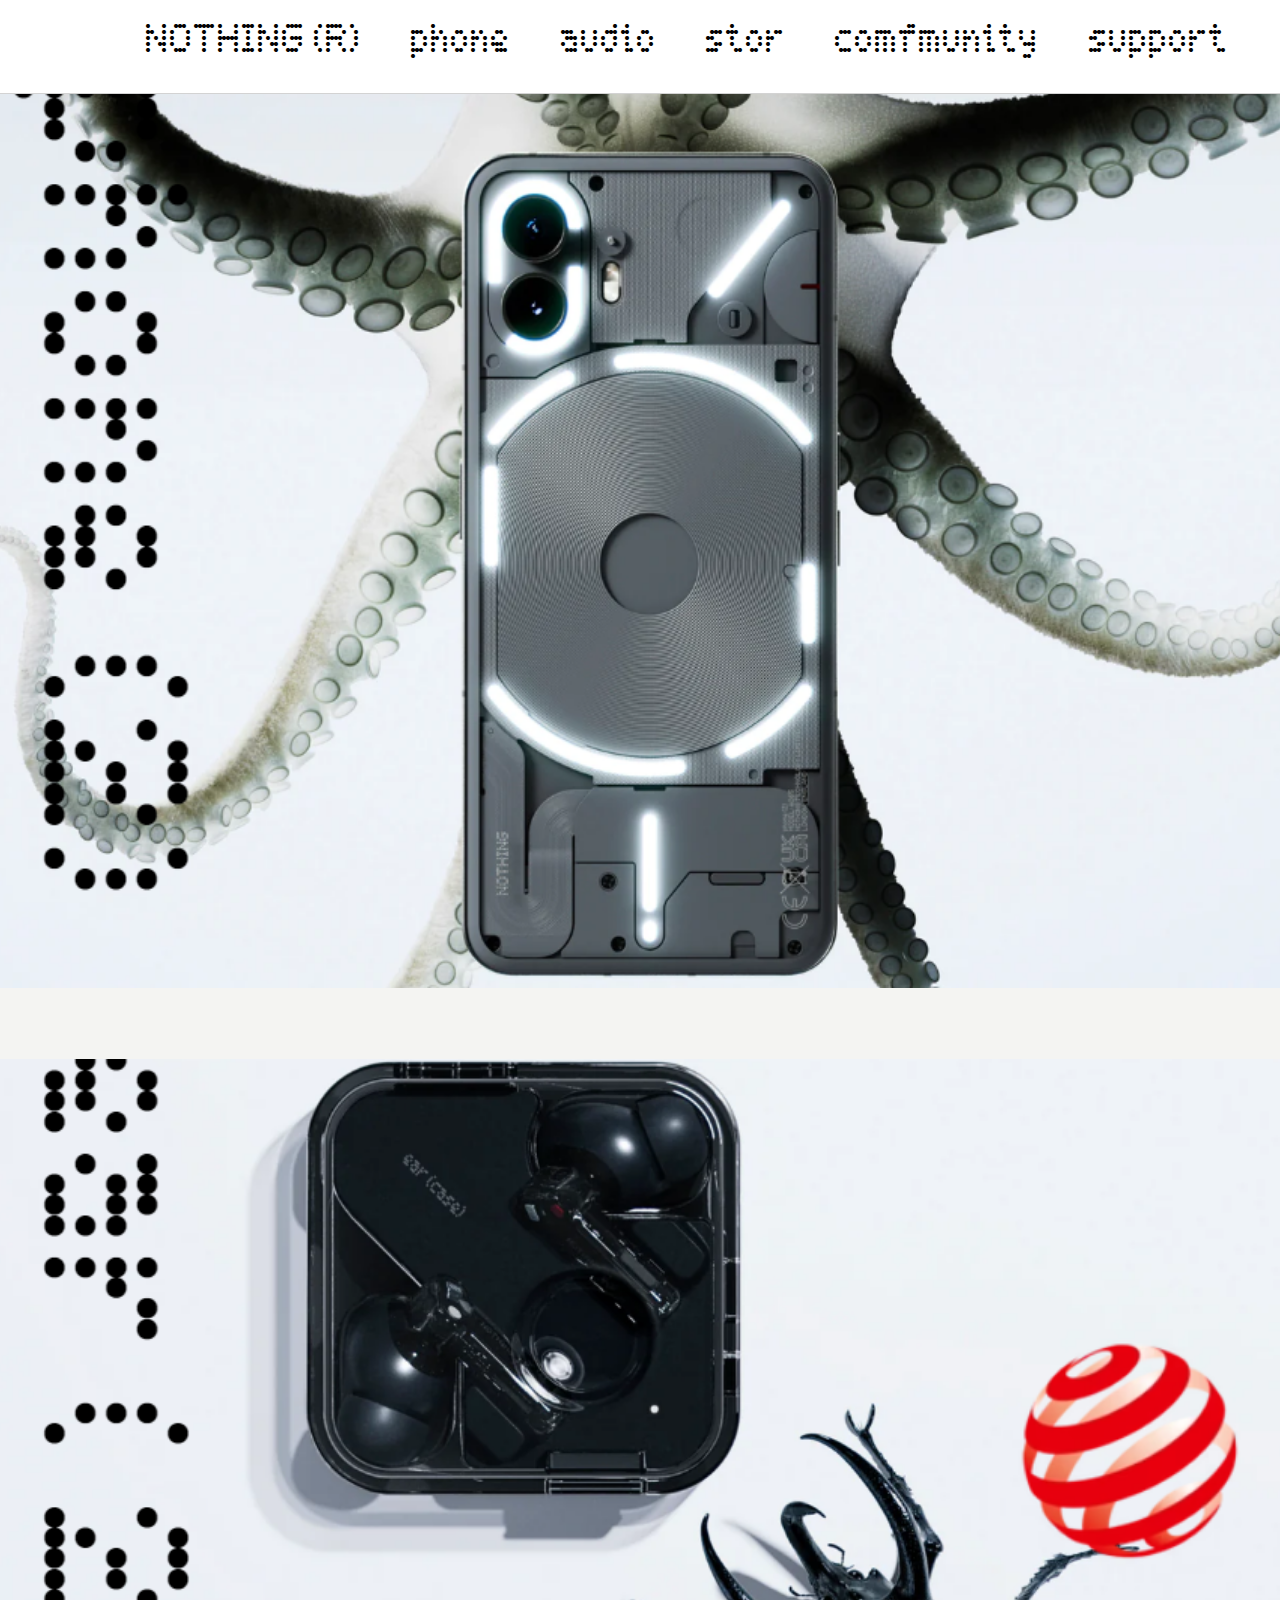
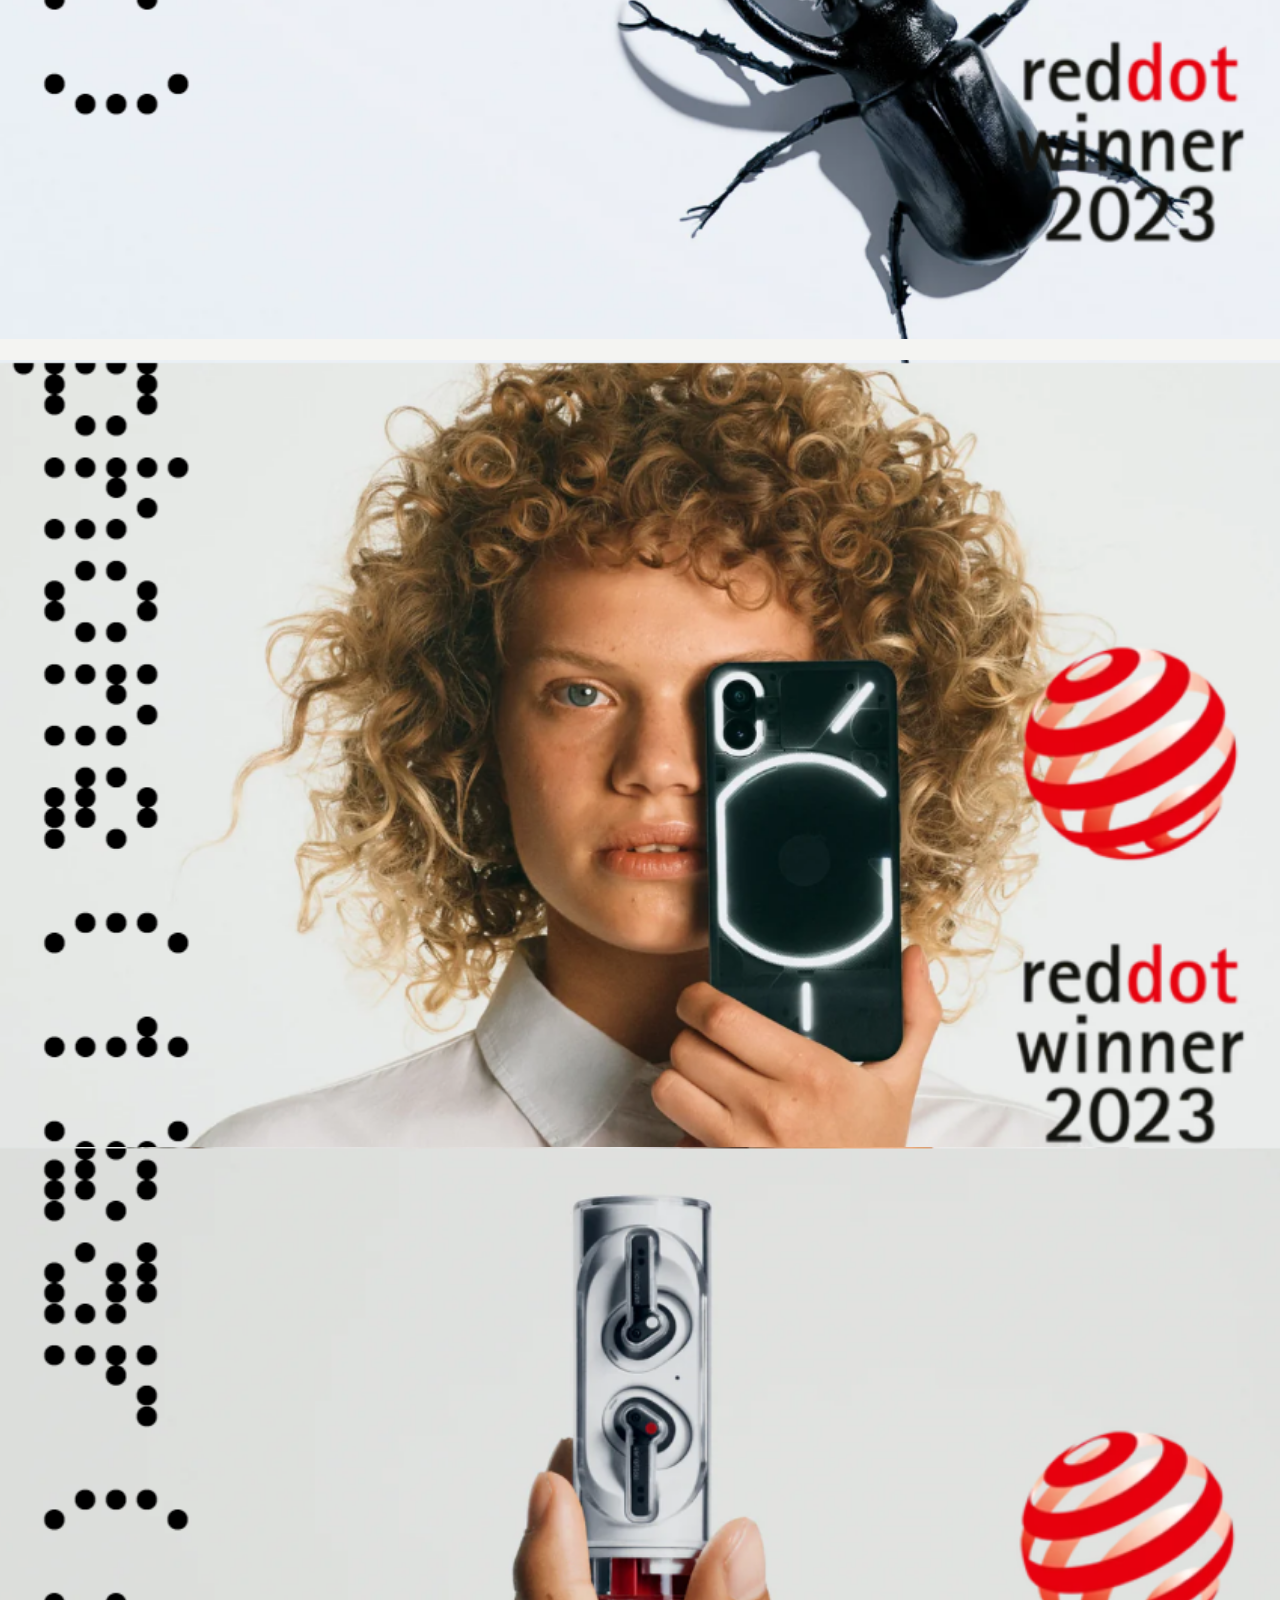
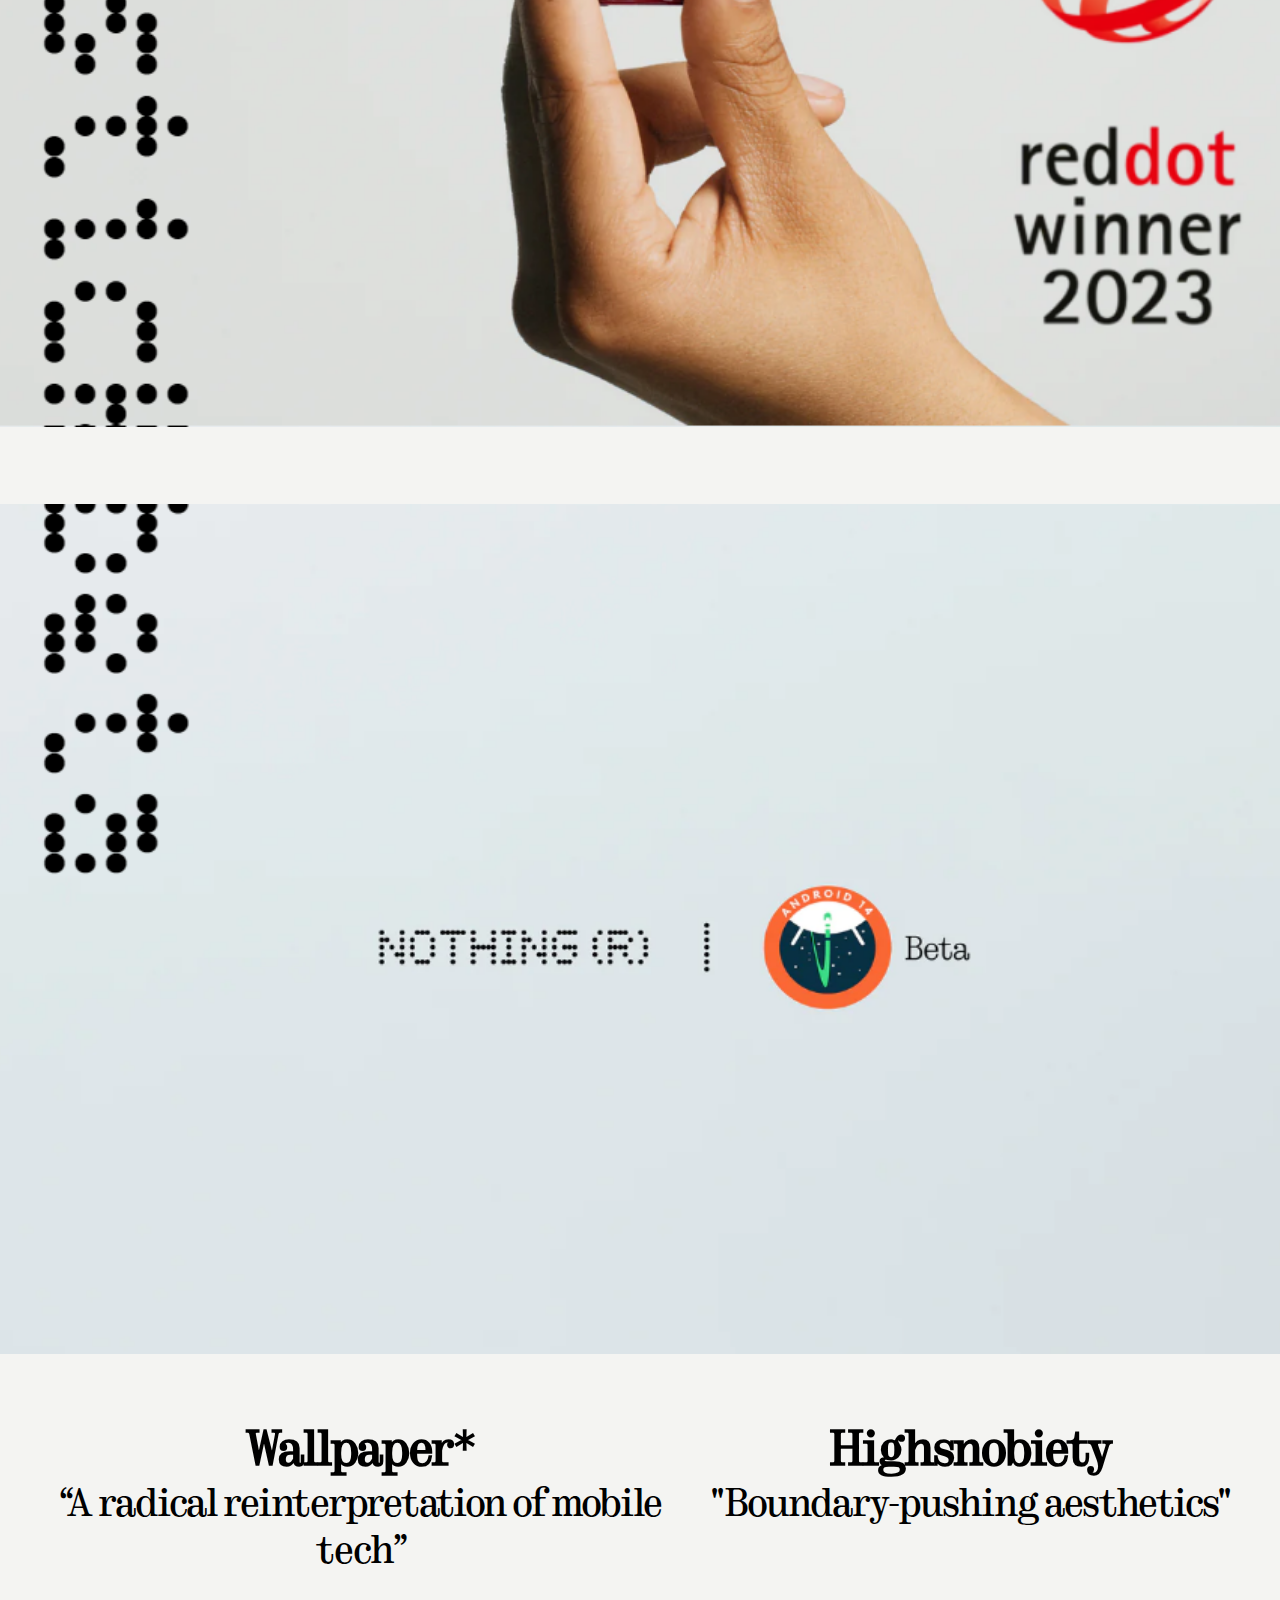
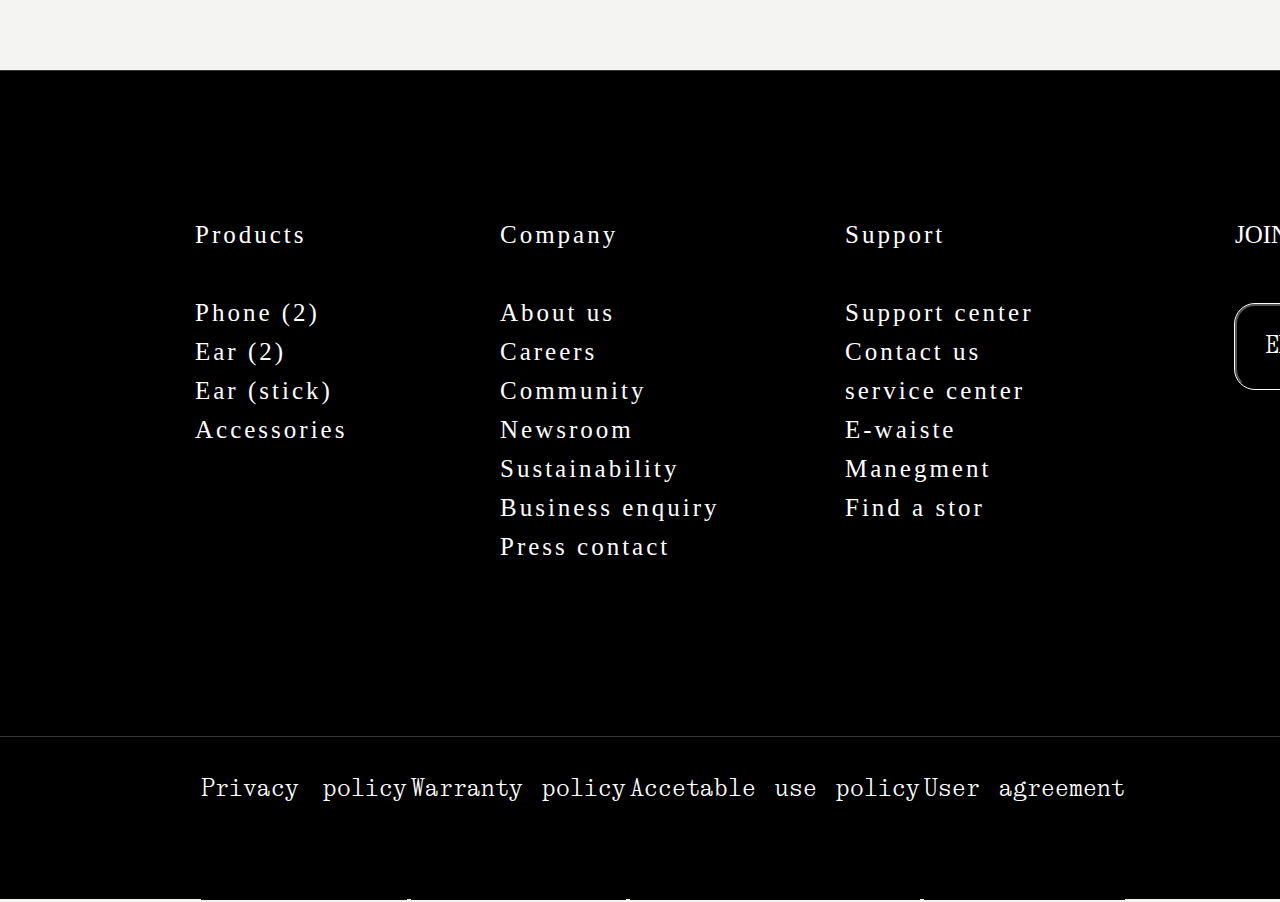
<file: index.html>
<!DOCTYPE html>
<html>
    <head>
        <link rel="icon" href="[data-uri]">
        <title>
            Nothing (india)
        </title>
        <link rel="stylesheet" href="nothingcss.css" />
        <link rel="stylesheet" href="https://cdnjs.cloudflare.com/ajax/libs/font-awesome/6.4.2/css/all.min.css" integrity="sha512-z3gLpd7yknf1YoNbCzqRKc4qyor8gaKU1qmn+CShxbuBusANI9QpRohGBreCFkKxLhei6S9CQXFEbbKuqLg0DA==" crossorigin="anonymous" referrerpolicy="no-referrer" />
        
    </head>
    <body id="body">
       <div width="2000px" > 
        <div class="firstbox">
            <div class="menu">
                <ul>
                    <li class="mli">NOTHING (R)</li>
                    <li class="mli">phone</li>
                    <li class="mli">audio</li>
                    <li class="mli">stor</li>
                    <li class="mli">comfmunity</li>
                    <li class="mli">support</li>
                    <li><div class="icon">
                        <i style="background-color: white;" class="fa-regular fa-user"></i>
                    </div>
                </ul>
            </div>
            
        </div>
        <img id="img1" src="image/n1.jpg.png" width="1351px" height="900px">
        <div id="div1">
            <p class="phonehead">Phone(2)</p>
            <br>
            <p class="ph2p">A new era. Where iconic design meets premium performance. </p>
            <br>
            <br>
            <p class="ph2p">Come to the bright side.</p>
            <br>
            <br>
            <button class="button">SHOP ON FLIPKART</button>
            <br>
            <br>
            <br>
            <a class="view">( view models  )</a>
        </div>
        <img id="img2" src="image/n2.jpg.png" width="1351px" height="880px">
        <div id="div2">
            <p class="phonehead">Ear(2)Black</p>
            <br>
            <p class="ph2p">Dark and mighty</p>
            <br>
            <p class="ph2p">Just as powerful.&nbspHi-Res Audio Certified for studio-quality sound, anywhere. With next-level Active Noise Cancellation.</p>
            <br>
            <br>
            <button class="button">PRE-ORDER</button>
            <br>
            <br>
            <br>
            <br>
            <a class="view">( learn more on Flipkart  )</a>        
        </div>
        <img id="img3" src="image/n3.jpg.png" width="1351px" height="880px">
        <div id="div3">
            <p class="ph2p">Introducing.,&nbsp;&nbsp;Pure instinct.</p>
            <br><br>
            <p class="phonehead">Phone(1)</p>
            <br><br>
            <p class="ph2p">Designed with instinct, to bring joy back to the everyday. Through the Glyph Interface, a perfected OS and exceptional dual camera. All startlingly fast.</p>
            <br><br>
            <button class="button">BUY NOW ON FLIPKART</button>
            <br>
            <br>
            <br>
            <a class="view">( learn more  )</a>        
        </div>
        <img id="img4" src="image/n4.jpg.png" width="1351px" height="880px">
        <div id="div4">
            <p class="ph2p">Sublime.</p>
            <br><br>
            <p class="phonehead">Ear(stick)</p>
            <br><br>
            <p class="ph2p">Tech you can’t feel. Leaving just space for sound to come to life. Powered by custom sound technology. Beautifully authentic, at any frequency.</p>
            <br>
            <p class="view1"><a>Learn more</a></p>
            <br><br>
            <p class="view">( Shop On Flipkart)&nbsp;&nbsp;&nbsp;(Shop On Myntra)</p>    

        </div>
        <img id="img5" src="image/n5.jpg.png" width="1351px" height="850px">
        <div id="div5">
            <p class="ph2p">First.</p>
            <br>
            <br>
            <br>
            <p class="phonehead1">Android 14 Beta 3</p>
            <br><br><br>
            <p class="ph2p">We're giving Phone (1) users access to Android 14 Beta 3 as part of the Developer Preview Program. Follow the link below to be one of the first to experience the latest updates.</p>
            <br>
            <br>
            <button class="button">GET STARTED</button>
        </div>
        <div id="groupbox">
            <div id="box1">
                <p class="b1"><strong>Wallpaper*</strong></p>
                <p class="b2">“A radical reinterpretation of mobile</p>
                <p class="b2">tech”</p>
            </div>
            <div id="box2">
                <p class="b1"><strong>Highsnobiety</strong></p>
                <p class="b2">"Boundary-pushing aesthetics"</p>
            </div>
            <div id="box3">
                <p class="b1"><strong>GQ</strong></p>
                <p class="b2">“The most hyped tech company in</p>
                <p class="b2">years”</p>
                
            </div>
        </div>
        <div id="last1">
            <div class="table1">
                <p class="table1text">Products</p>
                <br>
                <p class="table1text" >Phone (2)</p>
                <p  class="table1text">Ear (2)</p>
                <p class="table1text" >Ear (stick)</p>
                <p class="table1text" >Accessories</p>
            </div>
            <div class="table2">
                <p class="table1text" >Company</p>
                <br>
                <p  class="table1text">About us</p>
                <p class="table1text" >Careers</p>
                <p class="table1text" >Community</p>
                <p class="table1text" >Newsroom</p>
                <p class="table1text" >Sustainability</p>
                <p class="table1text" >Business enquiry</p>
                <p class="table1text" >Press contact</p>
            </div>
            <div class="table3">
                <p  class="table1text">Support</p>
                <br>
                <p  class="table1text">Support center</p>
                <p class="table1text" >Contact us</p>
                <p class="table1text" >service center</p>
                <p class="table1text" >E-waiste</p>
                <p class="table1text" >Manegment</p>
                <p class="table1text" >Find a stor</p>
            </div>
            <div class="table4">
                <p class="table1text">JOIN OUR MAILING LIST</p>
                <button class="button1">&nbsp;&nbsp;EMAIL ADDRESS</button>
                <p id="great"><i style="background-color: black;" class="fa-solid fa-greater-than"></i></p>
            </div>
                    
        </div>
        <div id="last2">
            <p class="last2p1">Privacy policy</p>
            <p class="last2p">Warranty policy</p>
            <p class="last2p">Accetable use policy</p>
            <p class="last2p">User agreement</p>
        </div>
        <ui id="icon2">
            <p class="icon2a"><i style="background-color: black;" class="fa-brands fa-instagram"></i></p>
            <p class="icon2a"><i style="background-color: black;" class="fa-brands fa-youtube"></i></p>
            <p class="icon2a"><i style="background-color: black;" class="fa-brands fa-twitter"></i></p>
            <p class="icon2a"><i style="background-color: black;" class="fa-brands fa-tiktok"></i></p>
            <p class="icon2a"><i style="background-color: black;" class="fa-brands fa-discord"></i></p>
        </ui>
        <div id="india">
            <p ><u style="background-color: black;">India</u></p>
        </div>
    </body>
    
</html>
</file>
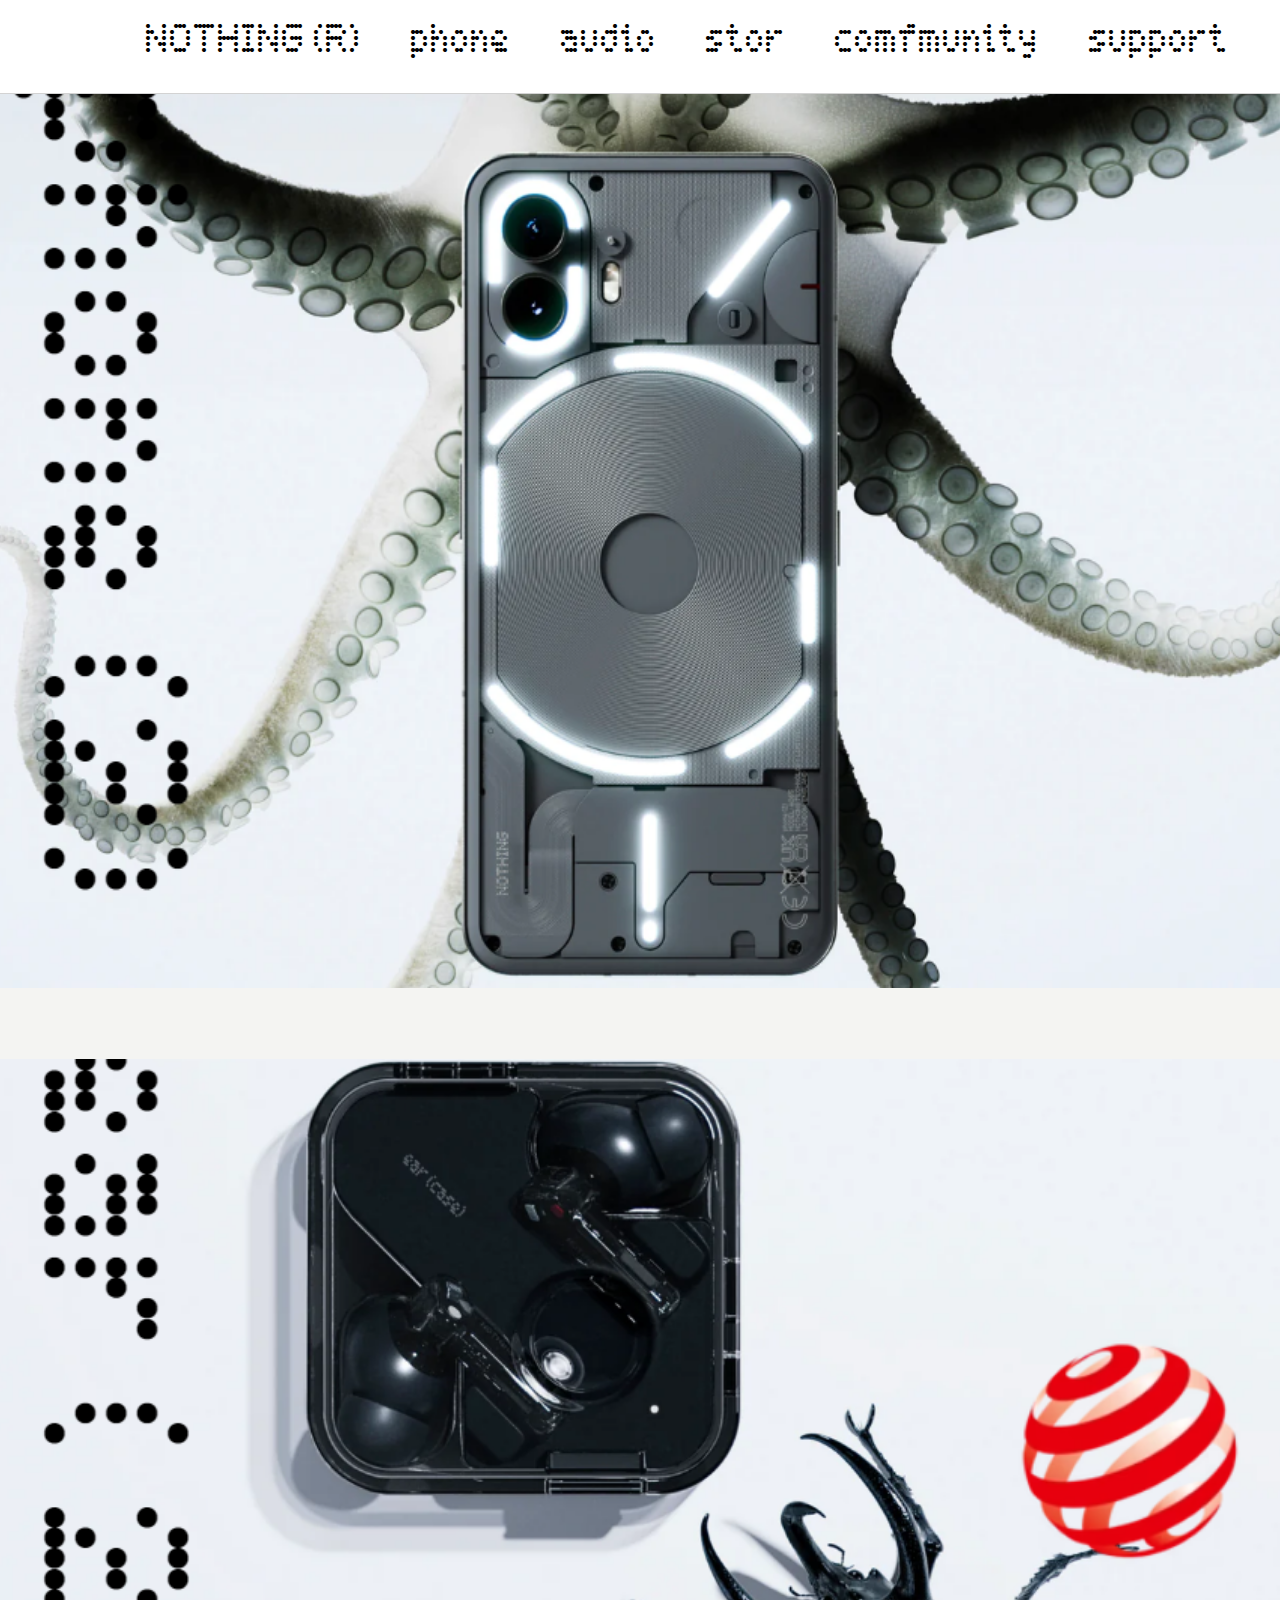
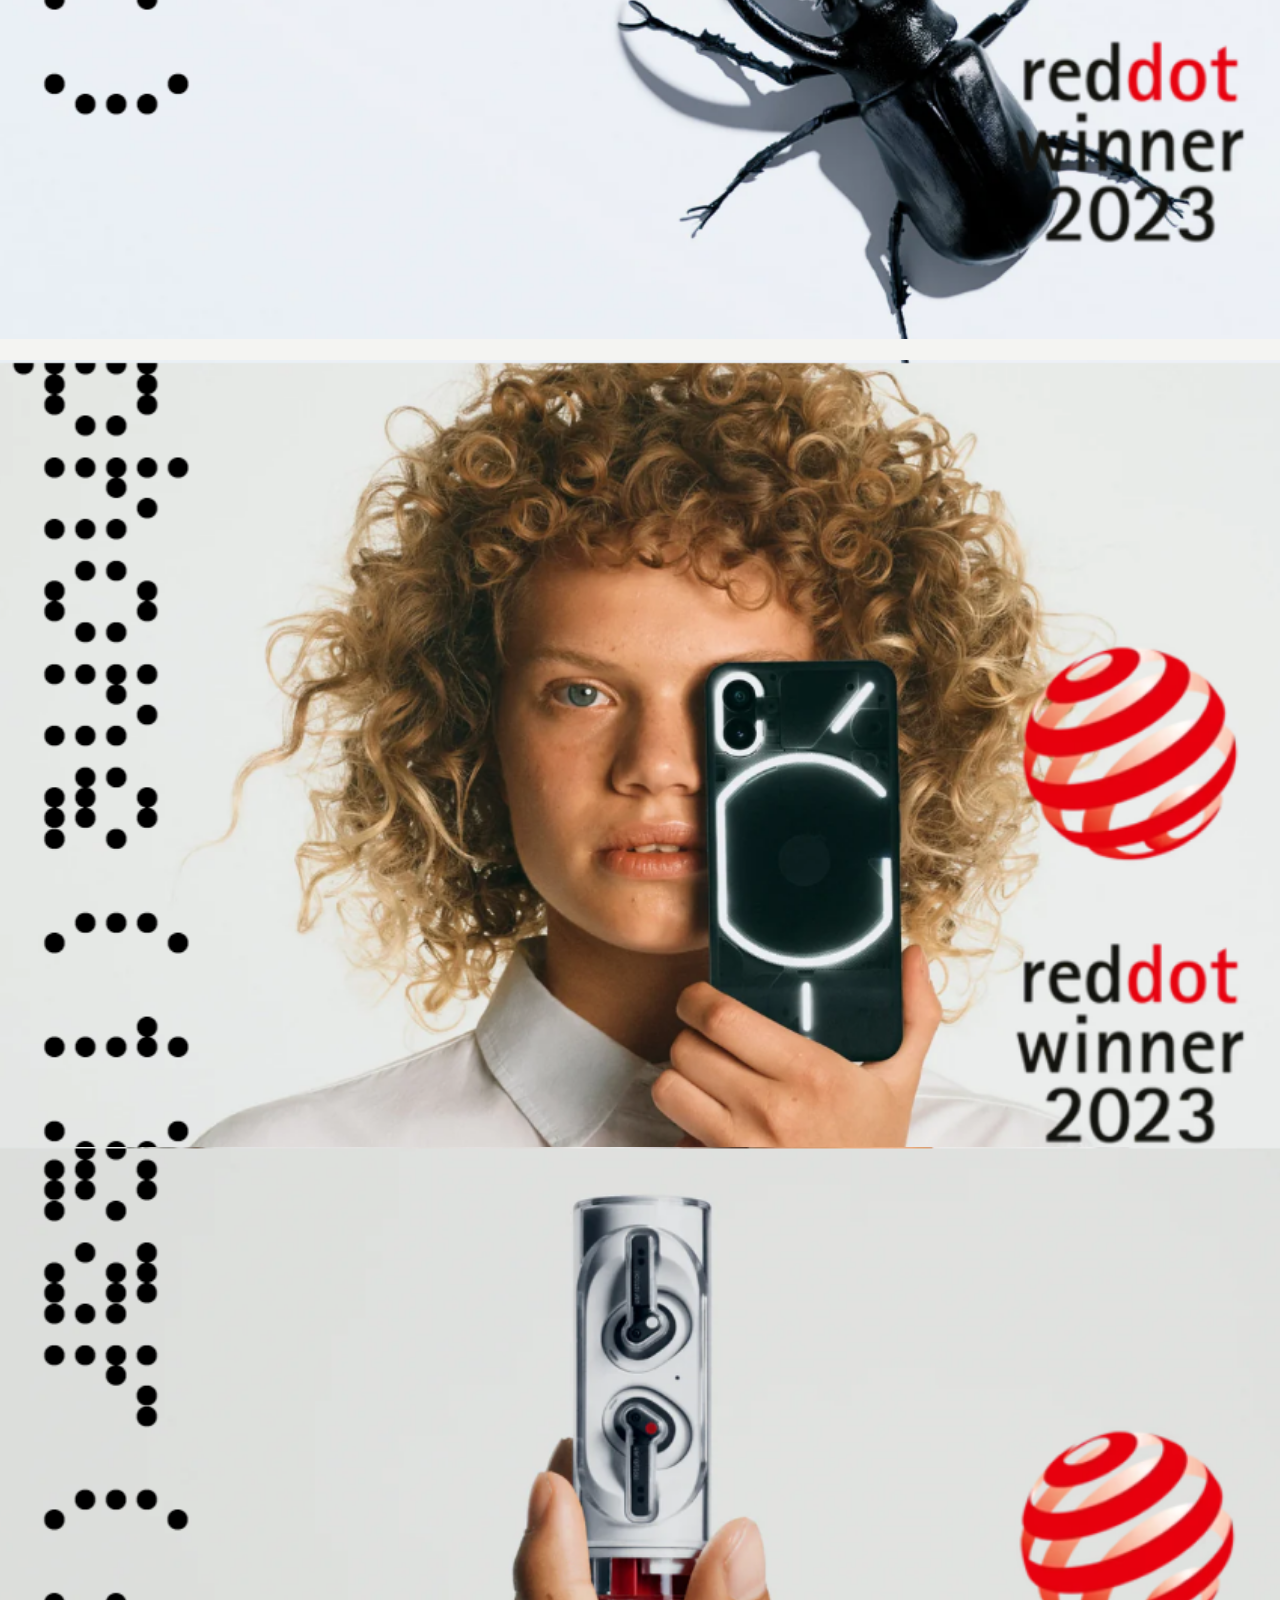
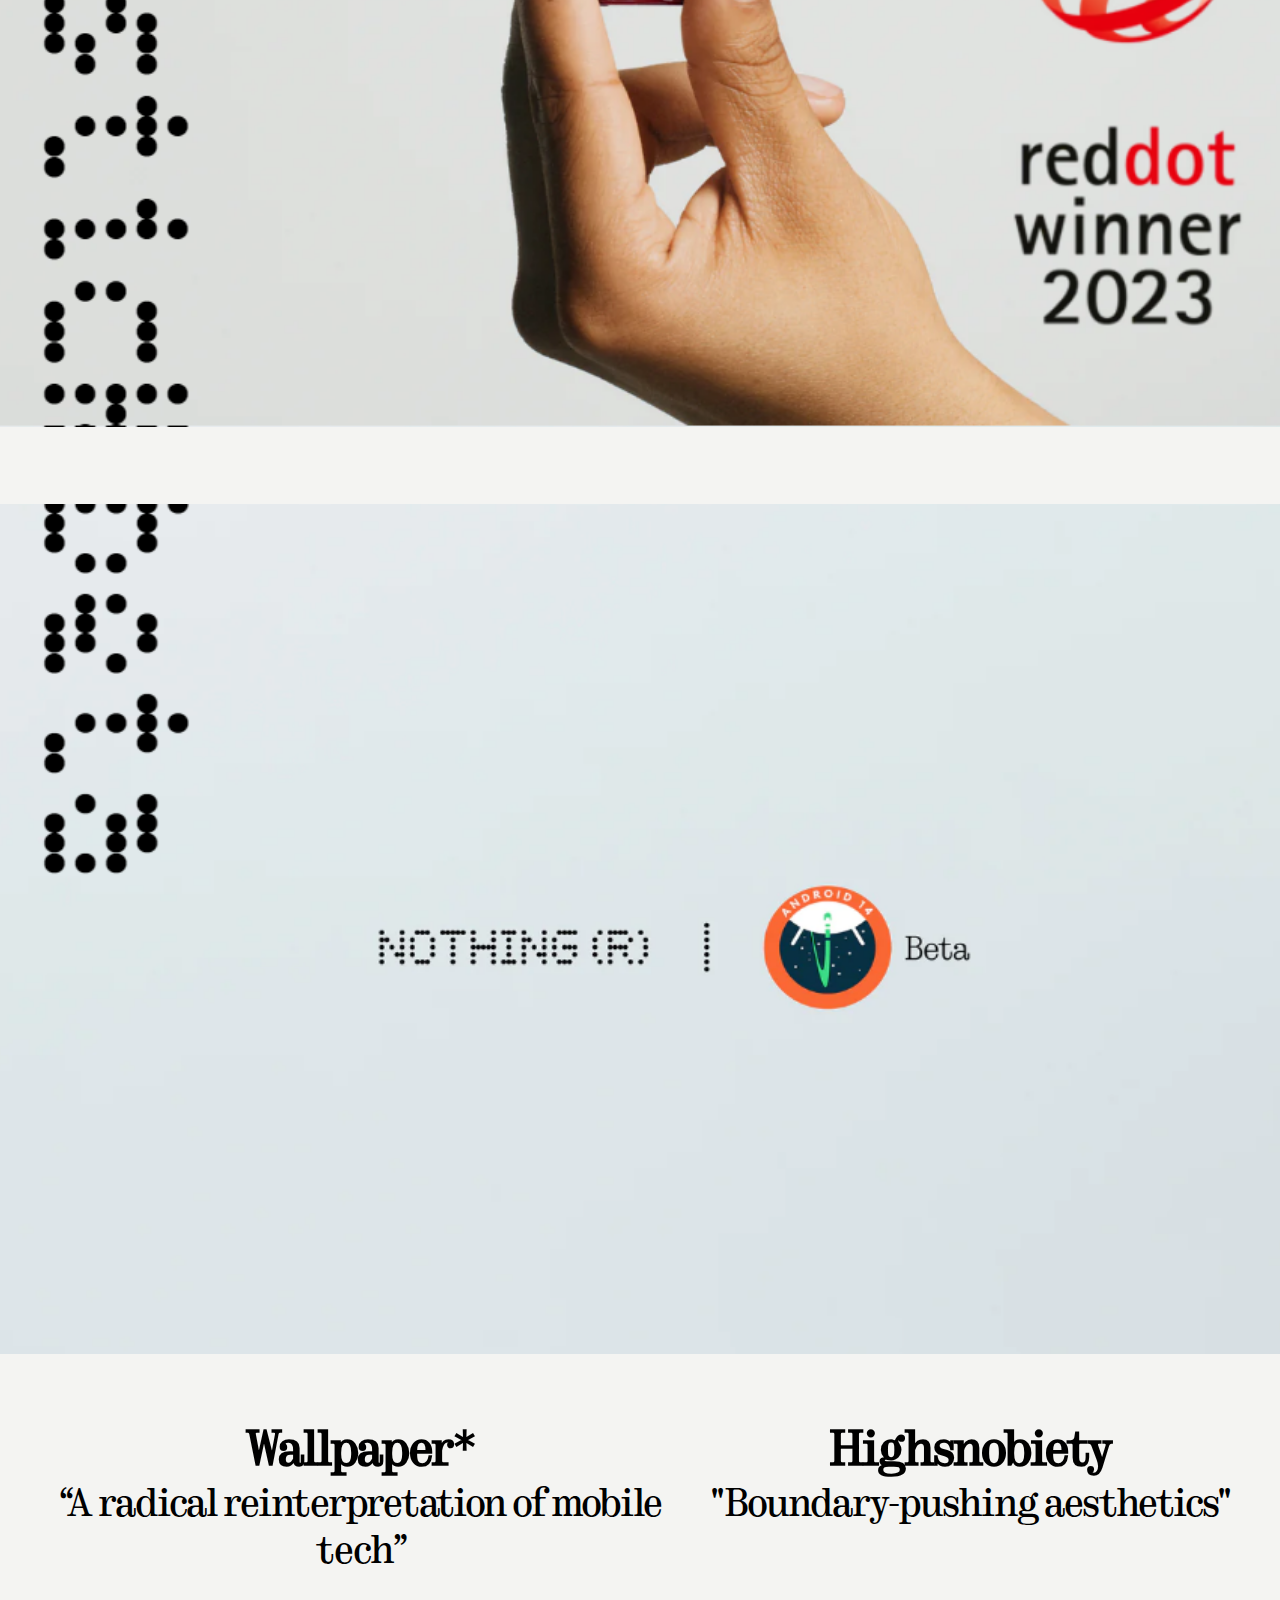
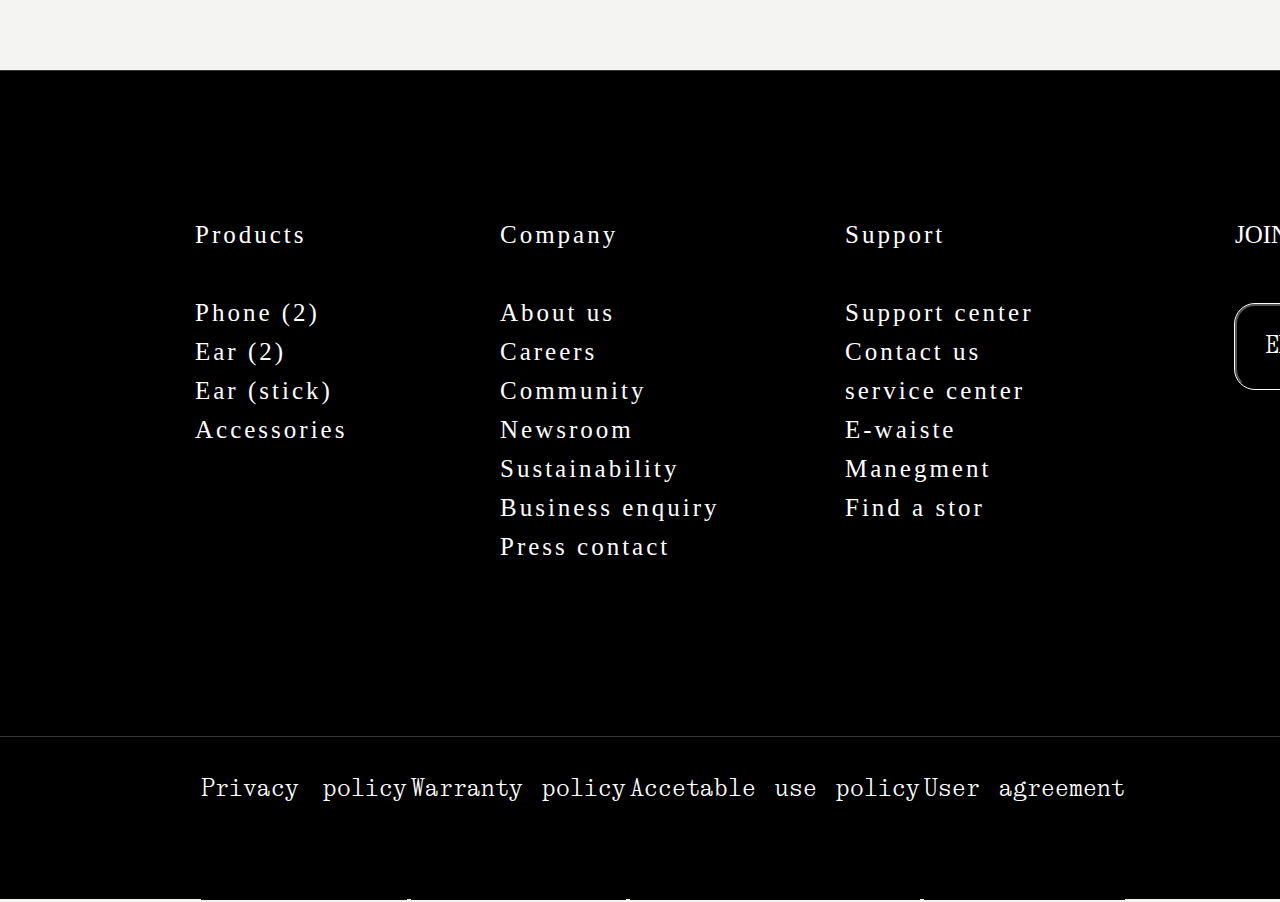
<file: nothing.html>
<!DOCTYPE html>
<html>
    <head>
        <link rel="icon" href="[data-uri]">
        <title>
            Nothing (india)
        </title>
        <link rel="stylesheet" href="nothingcss.css" />
        <link rel="stylesheet" href="https://cdnjs.cloudflare.com/ajax/libs/font-awesome/6.4.2/css/all.min.css" integrity="sha512-z3gLpd7yknf1YoNbCzqRKc4qyor8gaKU1qmn+CShxbuBusANI9QpRohGBreCFkKxLhei6S9CQXFEbbKuqLg0DA==" crossorigin="anonymous" referrerpolicy="no-referrer" />
        
    </head>
    <body id="body">
       <div width="2000px" > 
        <div class="firstbox">
            <div class="menu">
                <ul>
                    <li class="mli">NOTHING (R)</li>
                    <li class="mli">phone</li>
                    <li class="mli">audio</li>
                    <li class="mli">stor</li>
                    <li class="mli">comfmunity</li>
                    <li class="mli">support</li>
                    <li><div class="icon">
                        <i style="background-color: white;" class="fa-regular fa-user"></i>
                    </div>
                </ul>
            </div>
            
        </div>
        <img id="img1" src="image/n1.jpg.png" width="1351px" height="900px">
        <div id="div1">
            <p class="phonehead">Phone(2)</p>
            <br>
            <p class="ph2p">A new era. Where iconic design meets premium performance. </p>
            <br>
            <br>
            <p class="ph2p">Come to the bright side.</p>
            <br>
            <br>
            <button class="button">SHOP ON FLIPKART</button>
            <br>
            <br>
            <br>
            <a class="view">( view models  )</a>
        </div>
        <img id="img2" src="image/n2.jpg.png" width="1351px" height="880px">
        <div id="div2">
            <p class="phonehead">Ear(2)Black</p>
            <br>
            <p class="ph2p">Dark and mighty</p>
            <br>
            <p class="ph2p">Just as powerful.&nbspHi-Res Audio Certified for studio-quality sound, anywhere. With next-level Active Noise Cancellation.</p>
            <br>
            <br>
            <button class="button">PRE-ORDER</button>
            <br>
            <br>
            <br>
            <br>
            <a class="view">( learn more on Flipkart  )</a>        
        </div>
        <img id="img3" src="image/n3.jpg.png" width="1351px" height="880px">
        <div id="div3">
            <p class="ph2p">Introducing.,&nbsp;&nbsp;Pure instinct.</p>
            <br><br>
            <p class="phonehead">Phone(1)</p>
            <br><br>
            <p class="ph2p">Designed with instinct, to bring joy back to the everyday. Through the Glyph Interface, a perfected OS and exceptional dual camera. All startlingly fast.</p>
            <br><br>
            <button class="button">BUY NOW ON FLIPKART</button>
            <br>
            <br>
            <br>
            <a class="view">( learn more  )</a>        
        </div>
        <img id="img4" src="image/n4.jpg.png" width="1351px" height="880px">
        <div id="div4">
            <p class="ph2p">Sublime.</p>
            <br><br>
            <p class="phonehead">Ear(stick)</p>
            <br><br>
            <p class="ph2p">Tech you can’t feel. Leaving just space for sound to come to life. Powered by custom sound technology. Beautifully authentic, at any frequency.</p>
            <br>
            <p class="view1"><a>Learn more</a></p>
            <br><br>
            <p class="view">( Shop On Flipkart)&nbsp;&nbsp;&nbsp;(Shop On Myntra)</p>    

        </div>
        <img id="img5" src="image/n5.jpg.png" width="1351px" height="850px">
        <div id="div5">
            <p class="ph2p">First.</p>
            <br>
            <br>
            <br>
            <p class="phonehead1">Android 14 Beta 3</p>
            <br><br><br>
            <p class="ph2p">We're giving Phone (1) users access to Android 14 Beta 3 as part of the Developer Preview Program. Follow the link below to be one of the first to experience the latest updates.</p>
            <br>
            <br>
            <button class="button">GET STARTED</button>
        </div>
        <div id="groupbox">
            <div id="box1">
                <p class="b1"><strong>Wallpaper*</strong></p>
                <p class="b2">“A radical reinterpretation of mobile</p>
                <p class="b2">tech”</p>
            </div>
            <div id="box2">
                <p class="b1"><strong>Highsnobiety</strong></p>
                <p class="b2">"Boundary-pushing aesthetics"</p>
            </div>
            <div id="box3">
                <p class="b1"><strong>GQ</strong></p>
                <p class="b2">“The most hyped tech company in</p>
                <p class="b2">years”</p>
                
            </div>
        </div>
        <div id="last1">
            <div class="table1">
                <p class="table1text">Products</p>
                <br>
                <p class="table1text" >Phone (2)</p>
                <p  class="table1text">Ear (2)</p>
                <p class="table1text" >Ear (stick)</p>
                <p class="table1text" >Accessories</p>
            </div>
            <div class="table2">
                <p class="table1text" >Company</p>
                <br>
                <p  class="table1text">About us</p>
                <p class="table1text" >Careers</p>
                <p class="table1text" >Community</p>
                <p class="table1text" >Newsroom</p>
                <p class="table1text" >Sustainability</p>
                <p class="table1text" >Business enquiry</p>
                <p class="table1text" >Press contact</p>
            </div>
            <div class="table3">
                <p  class="table1text">Support</p>
                <br>
                <p  class="table1text">Support center</p>
                <p class="table1text" >Contact us</p>
                <p class="table1text" >service center</p>
                <p class="table1text" >E-waiste</p>
                <p class="table1text" >Manegment</p>
                <p class="table1text" >Find a stor</p>
            </div>
            <div class="table4">
                <p class="table1text">JOIN OUR MAILING LIST</p>
                <button class="button1">&nbsp;&nbsp;EMAIL ADDRESS</button>
                <p id="great"><i style="background-color: black;" class="fa-solid fa-greater-than"></i></p>
            </div>
                    
        </div>
        <div id="last2">
            <p class="last2p1">Privacy policy</p>
            <p class="last2p">Warranty policy</p>
            <p class="last2p">Accetable use policy</p>
            <p class="last2p">User agreement</p>
        </div>
        <ui id="icon2">
            <p class="icon2a"><i style="background-color: black;" class="fa-brands fa-instagram"></i></p>
            <p class="icon2a"><i style="background-color: black;" class="fa-brands fa-youtube"></i></p>
            <p class="icon2a"><i style="background-color: black;" class="fa-brands fa-twitter"></i></p>
            <p class="icon2a"><i style="background-color: black;" class="fa-brands fa-tiktok"></i></p>
            <p class="icon2a"><i style="background-color: black;" class="fa-brands fa-discord"></i></p>
        </ui>
        <div id="india">
            <p ><u style="background-color: black;">India</u></p>
        </div>
    </body>
    
</html>
</file>
<file: nothingcss.css>
@font-face {
    font-family: nothing;
    src: url(ndot.ttf.otf);
}
@font-face {
    font-family: cassia;
    src: url(Cassia.ttf);
}
@font-face {
    font-family: mono;
    src: url(mono.ttf.otf);
}
@font-face {
    font-family: headline;
    src: url(Headline.ttf.otf);
}
@font-face {
    font-family: mono lite;
    src: url(Mono-Regular.ttf.otf);
}
@font-face {
    font-family: mono pro;
    src: url(monopro.ttf.otf);
}
*{
    /* background-color:#F4F4F2; */
    margin: -1px;
    padding: 0;
    box-sizing: border-box;
    background-color: #F4F4F2;
}


div .firstbox{
    position:fixed ;
    margin-top: -70px;
    background-color:white;
    height: 165px;
    width: 2083px;
    align-items:center;
    outline-style: solid;
    outline-width: .5px;
    outline-color: lightgray;
}
div .menu ul{
    position: absolute;
    background-color: white;
    display: flex;
    margin-top: 70px;
    justify-content:space-between;
    color:black;
    list-style:none;
    margin-left:150px;
    width: 1130px;
}
.mli{
    font-family: nothing;
    background-color: white;
    font-size: 40px;
    margin-top: 20px;
    font-weight: 300;
}
 .icon{
    color: rgb(17, 16, 16);
    background-color: white;
    margin-left: 540px;
    width:60px;
    font-weight: 100;
    height: 50px;
    font-size: 50px;
    margin-top: 20px;
    position: absolute;
}
#img1{
    width:1351px;
    margin-top: 90px;
    height: 900px;
    background-color: rgb(26, 25, 25);
    
}
.phonehead{
    font-family:mono lite;
    font-size: 90px;
    color: black;
    font-weight: 10;
}
.phonehead1{
    width: 600px;
    line-height:70px;
    font-family: monolite;
    font-size: 90px;
    font-weight:inherit;
    color: black;
    font-style:initial;
}
.ph2p{
    font-family: mono;
    margin-top: 6px;
    font-size: 22px;
}
#div1{
    line-height: 1.2;
    text-align: left;
    width: 600px;
    height: 500px;
    margin-left: 1400px;
    margin-top: -430px;
    
}
div .button{
    color: white;
    background-color:#002F6C;
    border: #F4F4F2;
    height: 65px;
    width: 585px;
    font-weight: 100;
    font-size: 25px;
    font-family: mono pro;
    border-radius: 30px;
}
.view{
    font-family: mono;
    font-size: 22px;
    color: #002F6C;
}
.view1{
    font-family: mono;
    font-size: 22px;
    color: #002F6C;
    text-decoration: underline;
}
#div2{
    line-height: 1.2;
    text-align: left;
    height: 500px;
    width: 600px;
    margin-left: 1400px;
    margin-top: -480px;
    
}
#div3{
    line-height: 1.2;
    text-align: left;
    height: 500px;
    width: 500px;
    margin-left: 1400px;
    margin-top: -600px;
}

#div4{
    line-height: 1.2;
    text-align: left;
    height: 500px;
    width: 630px;
    margin-left: 1400px;
    margin-top: -430px;
}
#div5{
    line-height: 1.2;
    text-align: left;
    height: 500px;
    width: 610px;
    margin-left: 1400px;
    margin-top: -590px;
}
#groupbox{
    background-color:white;
    height: 400px;
    width: 1880px;
    font-family: headline;
    font-size: 20px;
    text-align: center;
}
#box1{
    margin-left: 0px;
    height: 400px;
    width: 730px;
}
#box2{
    margin-left: 670px;
    margin-top: -400px;
    height: 400px;
    width: 610px;
}
#box3{
    margin-left: 1280px;
    margin-top: -400px;
    height: 400px;
    width: 610px;
}
 .b1{
    padding-top: 150px;
    font-size: 50px;
    
}
 .b2{
    font-size: 40px;  
 }
 #last1{
    width: 100%;
    height: 665px;
    background-color:black;
    outline-style: solid;
    outline-color: rgb(56, 55, 55);
    outline-width: .5px;
    
 }
 #last2{

    width: 100%;
    height: 165px;
    color: white;
    word-spacing: 10px;
    background-color: black;
    display: inline-flex;
    
    
}
.last2p1{
    margin-left: 205px;
    background-color: black;
    margin-top:40px ;
    font-size: 25px;
    font-family: mono lite;
}
  .last2p{
    color: white;
    word-spacing: 5px;
    margin-left: 5px;
    font-family:mono lite;
    background-color: black;
    margin-top: 40px;
    display: inline-flex;
    font-size: 25px;
 }
  .table1{
    background-color: black;
    font: optional;
    color: white;
    margin-top: 145px;
    font-size: 25px;
    margin-left:200px;
    letter-spacing: 3px;
    position: absolute;
    line-height: 40px;
}
.table2{background-color: black;
    font: optional;
    color: white;
    margin-top: 145px;
    font-size: 25px;
    margin-left: 505px;
    letter-spacing: 3px;
    position: absolute;
    line-height: 40px;  
}
.table3{background-color: black;
    font: optional;
    color: white;
    letter-spacing: 3px;
    margin-top: 145px;
    font-size: 25px;
    margin-left: 850px;
    position: absolute;
    line-height: 40px;
}
.table4{background-color: black;
    font: optional;
    color: white;
    margin-top: 145px;
    font-size: 25px;
    margin-left: 1240px;
    position: absolute;
    line-height: 40px;  
}
  .button1{
    margin-top: 50px;
    text-align: left;
    height: 85px;
    outline: white;
    font-family:mono lite;
    outline-style: solid;
    outline-width: 1px;
    width: 640px;
    font-size: 25px;
    color: white;
    border-radius: 20px;
    background-color: transparent;
    position: absolute;
 }
 .table1text{
    background-color: black;
}
 #icon2{
    margin-left: -200px;
    margin-top: 50px;
    position: absolute;  
 }
 #great{
    background-color: black;
    color: white;
    margin-top:70px;
    font-family: nothing;
    margin-left: 600px;

 }
.icon2a{
    color: white;
    font-size: 35px; 
    border: radius 20px;
    margin-left: -90px;
    display: inline flex;
}
 #india{
    font-size: 25px;
    font-family: mono;
    background-color: black;
    margin-left: 1850px;
    margin-top: -110px;
    color: white;
 }
</file>
